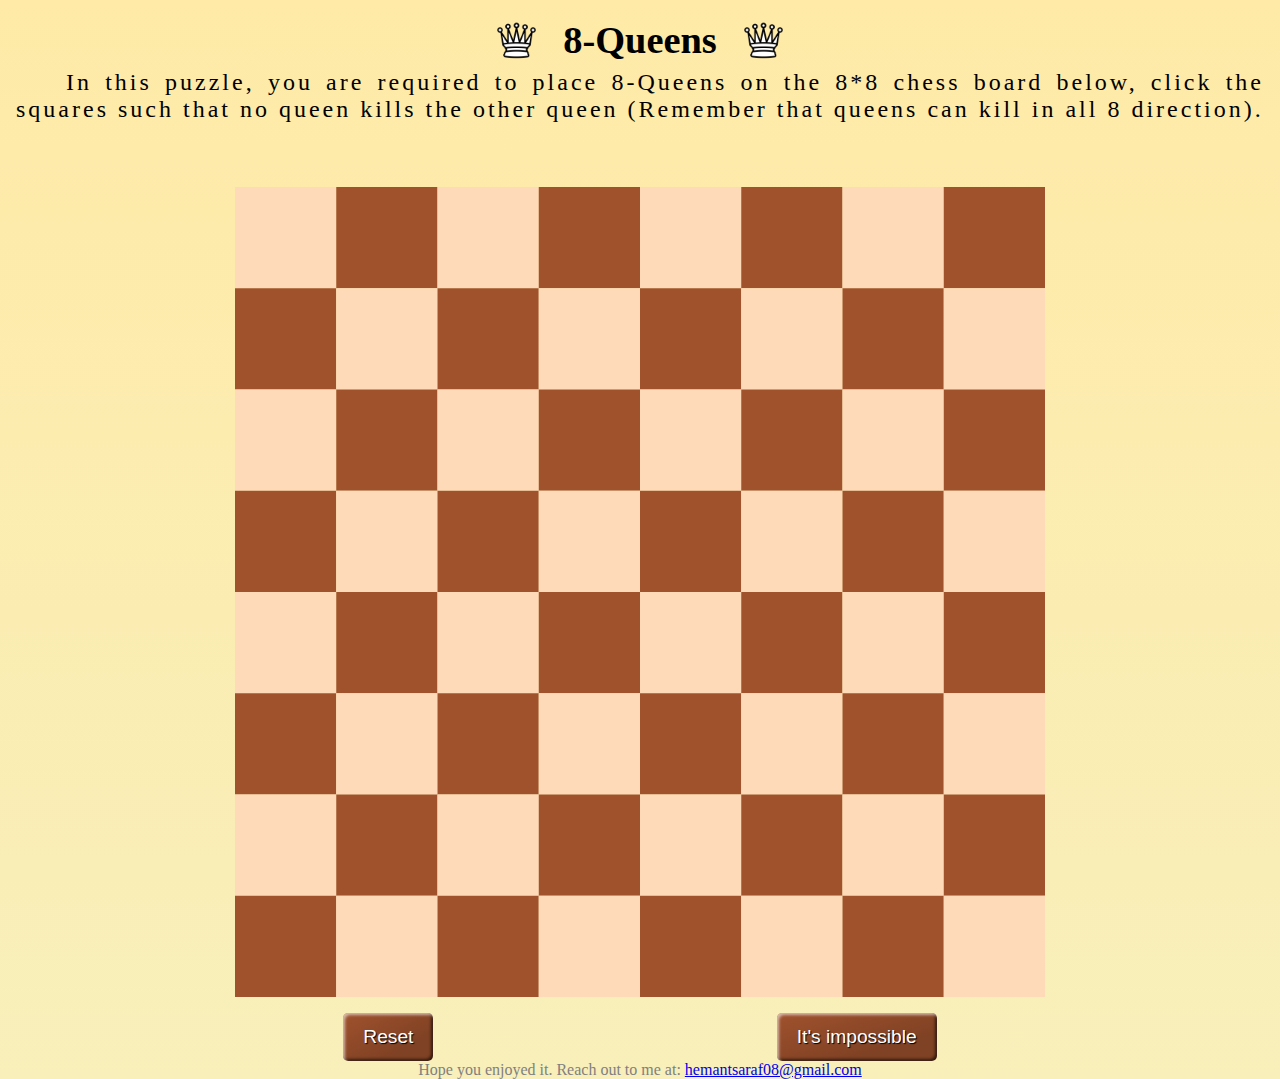
<file: index.html>
<html lang="en">
<head>
    <meta charset="UTF-8">
    <meta http-equiv="X-UA-Compatible" content="IE=edge">
    <meta name="viewport" content="width=device-width, initial-scale=1.0">
    <link rel="stylesheet" href="style.css">
    <title>N-Queen Puzzle</title>
</head>
<body>
    <div class="title">
        <img src="queen.png" alt="Queen image" height="45px"></img>
        <div class="puzzle-name">
            <h1>8-Queens</h1>
        </div>
        <img src="queen.png" alt="Queen image" height="45px">
    </div>
    <div class="description">
        <p>In this puzzle, you are required to place 8-Queens on the 8*8 chess board below, click the squares such that no queen kills the other queen (Remember that queens can kill in all 8 direction).</p>
    </div>
    <div class="hidden-container">
        <h3 class="hidden-container hiddentext"></h3>
    </div>
    <div class="chess-board">
        <svg width="100%" height="100%" viewBox="0 0 480 480">
            <defs>
                <pattern x="0" y="0" width="10" height="10" patternUnits="userSpaceOnUse" id="boxstikes" viewBox="0 0 10 10">
                    <path d="M 10,-5 L -10,15 M 15,0 L 0,15 M 0,-5 L -20,15" fill="none" style="stroke-width: 1;" stroke="#000000"></path>
                </pattern>
            </defs>
            <rect x="0" y="0" width="60" height="60" fill="#ffdab9"></rect>
            <image xlink:href="queen.png" class="queen-pic" preserveAspectRatio="none" alt="Chess queen" x="0" y="0" i="0" j='0' width="50" height="50" style="display:none" ></image>
            <rect x="0" y="0" width="60" height="60"  class="dynamic-box" fill="url('#boxstikes')" i='0' j='0' style="opacity:0"></rect>
            <rect x="60" y="0" width="60" height="60" fill="#a0522d"></rect>
            <image xlink:href="queen.png" class="queen-pic" alt="Chess queen"  preserveAspectRatio="none" x="60" y="0" width="50" height="50" style="display:none" ></image>
            <rect x="60" y="0" width="60" height="60"  class="dynamic-box" fill="url('#boxstikes')" i='0' j='1' style="opacity:0"></rect>
            <rect x="120" y="0" width="60" height="60" fill="#ffdab9"></rect>
            <image xlink:href="queen.png" class="queen-pic" alt="Chess queen" preserveAspectRatio="none"  x="120" y="0" width="50" height="50" style="display:none" ></image>
            <rect x="120" y="0" width="60" height="60" class="dynamic-box"  fill="url('#boxstikes')" i='0' j='2' style="opacity:0"></rect>
            <rect x="180" y="0" width="60" height="60" fill="#a0522d"></rect>
            <image xlink:href="queen.png" class="queen-pic" alt="Chess queen" preserveAspectRatio="none"  x="180" y="0"  width="50" height="50" style="display:none" ></image>
            <rect x="180" y="0" width="60" height="60"  class="dynamic-box" fill="url('#boxstikes')" i='0' j='3' style="opacity:0"></rect>
            <rect x="240" y="0" width="60" height="60" fill="#ffdab9"></rect>
            <image xlink:href="queen.png" class="queen-pic" alt="Chess queen" preserveAspectRatio="none"  x="240" y="0"  width="50" height="50" style="display:none" ></image>
            <rect x="240" y="0" width="60" height="60"  class="dynamic-box" fill="url('#boxstikes')" i='0' j='4' style="opacity:0"></rect>
            <rect x="300" y="0" width="60" height="60" fill="#a0522d"></rect>
            <image xlink:href="queen.png" class="queen-pic" alt="Chess queen" preserveAspectRatio="none"  x="300" y="0"  width="50" height="50" style="display:none" ></image>
            <rect x="300" y="0" width="60" height="60"  class="dynamic-box" fill="url('#boxstikes')" i='0' j='5' style="opacity:0"></rect>
            <rect x="360" y="0" width="60" height="60" fill="#ffdab9"></rect>
            <image xlink:href="queen.png" class="queen-pic" alt="Chess queen" preserveAspectRatio="none"  x="360" y="0"  width="50" height="50" style="display:none" ></image>
            <rect x="360" y="0" width="60" height="60"  class="dynamic-box" fill="url('#boxstikes')" i='0' j='6' style="opacity:0"></rect>
            <rect x="420" y="0" width="60" height="60" fill="#a0522d"></rect>
            <image xlink:href="queen.png" class="queen-pic" alt="Chess queen" preserveAspectRatio="none"  x="420" y="0"  width="50" height="50" style="display:none" ></image>
            <rect x="420" y="0" width="60" height="60"  class="dynamic-box" fill="url('#boxstikes')" i='0' j='7' style="opacity:0"></rect>
            
            <rect x="0" y="60" width="60" height="60" fill="#a0522d"></rect>
            <image xlink:href="queen.png" class="queen-pic" alt="Chess queen"  x="0" y="60" width="50" height="50" style="display:none" ></image>
            <rect x="0" y="60" width="60" height="60"  class="dynamic-box" fill="url('#boxstikes')" i='1' j='0' style="opacity:0"></rect>
            <rect x="60" y="60" width="60" height="60" fill="#ffdab9"></rect>
            <image xlink:href="queen.png" class="queen-pic" alt="Chess queen"  x="60" y="60" width="50" height="50" style="display:none" ></image>
            <rect x="60" y="60" width="60" height="60"  class="dynamic-box" fill="url('#boxstikes')" i='1' j='1' style="opacity:0"></rect>
            <rect x="120" y="60" width="60" height="60" fill="#a0522d"></rect>
            <image xlink:href="queen.png" class="queen-pic" alt="Chess queen"  x="120" y="60" width="50" height="50" style="display:none" ></image>
            <rect x="120" y="60" width="60" height="60"  class="dynamic-box" fill="url('#boxstikes')" i='1' j='2' style="opacity:0"></rect>
            <rect x="180" y="60" width="60" height="60" fill="#ffdab9"></rect>
            <image xlink:href="queen.png" class="queen-pic" alt="Chess queen"  x="180" y="60" width="50" height="50" style="display:none" ></image>
            <rect x="180" y="60" width="60" height="60" class="dynamic-box" fill="url('#boxstikes')" i='1' j='3' style="opacity:0"></rect>
            <rect x="240" y="60" width="60" height="60" fill="#a0522d"></rect>
            <image xlink:href="queen.png" class="queen-pic" alt="Chess queen"  x="240" y="60" width="50" height="50" style="display:none" ></image>
            <rect x="240" y="60" width="60" height="60"  class="dynamic-box" fill="url('#boxstikes')" i='1' j='4' style="opacity:0"></rect>
            <rect x="300" y="60" width="60" height="60" fill="#ffdab9"></rect>
            <image xlink:href="queen.png" class="queen-pic" alt="Chess queen"  x="300" y="60" width="50" height="50" style="display:none" ></image>
            <rect x="300" y="60" width="60" height="60"  class="dynamic-box" fill="url('#boxstikes')" i='1' j='5' style="opacity:0"></rect>
            <rect x="360" y="60" width="60" height="60" fill="#a0522d"></rect>
            <image xlink:href="queen.png" class="queen-pic" alt="Chess queen"  x="360" y="60" width="50" height="50" style="display:none" ></image>
            <rect x="360" y="60" width="60" height="60"  class="dynamic-box" fill="url('#boxstikes')" i='1' j='6' style="opacity:0"></rect>
            <rect x="420" y="60" width="60" height="60" fill="#ffdab9"></rect>
            <image xlink:href="queen.png" class="queen-pic" alt="Chess queen"  x="420" y="60" width="50" height="50" style="display:none" ></image>
            <rect x="420" y="60" width="60" height="60" class="dynamic-box" fill="url('#boxstikes')" i='1' j='7' style="opacity:0"></rect>

            <rect x="0" y="120" width="60" height="60" fill="#ffdab9"></rect>
            <image xlink:href="queen.png" class="queen-pic" alt="Chess queen" x="0" y="120" width="50" height="50" style="display:none"></image>
            <rect x="0" y="120" width="60" height="60" class="dynamic-box" fill="url('#boxstikes')" i='2' j='0' style="opacity:0"></rect>
            <rect x="60" y="120" width="60" height="60" fill="#a0522d"></rect>
            <image xlink:href="queen.png" class="queen-pic" alt="Chess queen" x="60" y="120" width="50" height="50" style="display:none"></image>
            <rect x="60" y="120" width="60" height="60" class="dynamic-box" fill="url('#boxstikes')" i='2' j='1' style="opacity:0"></rect>
            <rect x="120" y="120" width="60" height="60" fill="#ffdab9"></rect>
            <image xlink:href="queen.png" class="queen-pic" alt="Chess queen" x="120" y="120" width="50" height="50" style="display:none"></image>
            <rect x="120" y="120" width="60" height="60" class="dynamic-box" fill="url('#boxstikes')" i='2' j='2' style="opacity:0"></rect>
            <rect x="180" y="120" width="60" height="60" fill="#a0522d"></rect>
            <image xlink:href="queen.png" class="queen-pic" alt="Chess queen" x="180" y="120"  width="50" height="50" style="display:none"></image>
            <rect x="180" y="120" width="60" height="60" class="dynamic-box" fill="url('#boxstikes')" i='2' j='3' style="opacity:0"></rect>
            <rect x="240" y="120" width="60" height="60" fill="#ffdab9"></rect>
            <image xlink:href="queen.png" class="queen-pic" alt="Chess queen" x="240" y="120" width="50" height="50" style="display:none"></image>
            <rect x="240" y="120" width="60" height="60" class="dynamic-box" fill="url('#boxstikes')" i='2' j='4' style="opacity:0"></rect>
            <rect x="300" y="120" width="60" height="60" fill="#a0522d"></rect>
            <image xlink:href="queen.png" class="queen-pic" alt="Chess queen" x="300" y="120" width="50" height="50" style="display:none"></image>
            <rect x="300" y="120" width="60" height="60" class="dynamic-box" fill="url('#boxstikes')" i='2' j='5' style="opacity:0"></rect>
            <rect x="360" y="120" width="60" height="60" fill="#ffdab9"></rect>
            <image xlink:href="queen.png" class="queen-pic" alt="Chess queen" x="360" y="120" width="50" height="50" style="display:none"></image>
            <rect x="360" y="120" width="60" height="60" class="dynamic-box" fill="url('#boxstikes')" i='2' j='6' style="opacity:0"></rect>
            <rect x="420" y="120" width="60" height="60" fill="#a0522d"></rect>
            <image xlink:href="queen.png" class="queen-pic" alt="Chess queen" x="420" y="120"  width="50" height="50" style="display:none"></image>
            <rect x="420" y="120" width="60" height="60" class="dynamic-box" fill="url('#boxstikes')" i='2' j='7' style="opacity:0"></rect>         

            <rect x="0" y="180" width="60" height="60" fill="#a0522d"></rect>
            <image xlink:href="queen.png" class="queen-pic" alt="Chess queen" x="0" y="180" width="50" height="50" style="display:none"></image>
            <rect x="0" y="180" width="60" height="60" class="dynamic-box" fill="url('#boxstikes')" i='3' j='0' style="opacity:0"></rect>
            <rect x="60" y="180" width="60" height="60" fill="#ffdab9"></rect>
            <image xlink:href="queen.png" class="queen-pic" alt="Chess queen" x="60" y="180" width="50" height="50" style="display:none"></image>
            <rect x="60" y="180" width="60" height="60" class="dynamic-box" fill="url('#boxstikes')" i='3' j='1' style="opacity:0"></rect>
            <rect x="120" y="180" width="60" height="60" fill="#a0522d"></rect>
            <image xlink:href="queen.png" class="queen-pic" alt="Chess queen" x="120" y="180" width="50" height="50" style="display:none"></image>
            <rect x="120" y="180" width="60" height="60" class="dynamic-box" fill="url('#boxstikes')" i='3' j='2' style="opacity:0"></rect>
            <rect x="180" y="180" width="60" height="60" fill="#ffdab9"></rect>  
            <image xlink:href="queen.png" class="queen-pic" alt="Chess queen" x="180" y="180" width="50" height="50" style="display:none"></image> 
            <rect x="180" y="180" width="60" height="60" class="dynamic-box" fill="url('#boxstikes')" i='3' j='3' style="opacity:0"></rect>
            <rect x="240" y="180" width="60" height="60" fill="#a0522d"></rect>
            <image xlink:href="queen.png" class="queen-pic" alt="Chess queen" x="240" y="180" width="50" height="50" style="display:none"></image>
            <rect x="240" y="180" width="60" height="60" class="dynamic-box" fill="url('#boxstikes')" i='3' j='4' style="opacity:0"></rect>
            <rect x="300" y="180" width="60" height="60" fill="#ffdab9"></rect>
            <image xlink:href="queen.png" class="queen-pic" alt="Chess queen" x="300" y="180" width="50" height="50" style="display:none"></image>
            <rect x="300" y="180" width="60" height="60" class="dynamic-box" fill="url('#boxstikes')" i='3' j='5' style="opacity:0"></rect>
            <rect x="360" y="180" width="60" height="60" fill="#a0522d"></rect>
            <image xlink:href="queen.png" class="queen-pic" alt="Chess queen" x="360" y="180" width="50" height="50" style="display:none"></image>
            <rect x="360" y="180" width="60" height="60" class="dynamic-box" fill="url('#boxstikes')" i='3' j='6' style="opacity:0"></rect>
            <rect x="420" y="180" width="60" height="60" fill="#ffdab9"></rect>  
            <image xlink:href="queen.png" class="queen-pic" alt="Chess queen" x="420" y="180" width="50" height="50" style="display:none"></image> 
            <rect x="420" y="180" width="60" height="60" class="dynamic-box" fill="url('#boxstikes')" i='3' j='7' style="opacity:0"></rect>

            <rect x="0" y="240" width="60" height="60" fill="#ffdab9"></rect>
            <image xlink:href="queen.png" class="queen-pic" alt="Chess queen" x="0" y="240" width="50" height="50" style="display:none"></image>
            <rect x="0" y="240" width="60" height="60" class="dynamic-box" fill="url('#boxstikes')" i='4' j='0' style="opacity:0"></rect>
            <rect x="60" y="240" width="60" height="60" fill="#a0522d"></rect>
            <image xlink:href="queen.png" class="queen-pic" alt="Chess queen" x="60" y="240" width="50" height="50" style="display:none"></image>
            <rect x="60" y="240" width="60" height="60" class="dynamic-box" fill="url('#boxstikes')" i='4' j='1' style="opacity:0"></rect>
            <rect x="120" y="240" width="60" height="60" fill="#ffdab9"></rect>
            <image xlink:href="queen.png" class="queen-pic" alt="Chess queen" x="120" y="240" width="50" height="50" style="display:none"></image>
            <rect x="120" y="240" width="60" height="60" class="dynamic-box" fill="url('#boxstikes')" i='4' j='2' style="opacity:0"></rect>
            <rect x="180" y="240" width="60" height="60" fill="#a0522d"></rect>
            <image xlink:href="queen.png" class="queen-pic" alt="Chess queen" x="180" y="240"  width="50" height="50" style="display:none"></image>
            <rect x="180" y="240" width="60" height="60" class="dynamic-box" fill="url('#boxstikes')" i='4' j='3' style="opacity:0"></rect>
            <rect x="240" y="240" width="60" height="60" fill="#ffdab9"></rect>
            <image xlink:href="queen.png" class="queen-pic" alt="Chess queen" x="240" y="240" width="50" height="50" style="display:none"></image>
            <rect x="240" y="240" width="60" height="60" class="dynamic-box" fill="url('#boxstikes')" i='4' j='4' style="opacity:0"></rect>
            <rect x="300" y="240" width="60" height="60" fill="#a0522d"></rect>
            <image xlink:href="queen.png" class="queen-pic" alt="Chess queen" x="300" y="240" width="50" height="50" style="display:none"></image>
            <rect x="300" y="240" width="60" height="60" class="dynamic-box" fill="url('#boxstikes')" i='4' j='5' style="opacity:0"></rect>
            <rect x="360" y="240" width="60" height="60" fill="#ffdab9"></rect>
            <image xlink:href="queen.png" class="queen-pic" alt="Chess queen" x="360" y="240" width="50" height="50" style="display:none"></image>
            <rect x="360" y="240" width="60" height="60" class="dynamic-box" fill="url('#boxstikes')" i='4' j='6' style="opacity:0"></rect>
            <rect x="420" y="240" width="60" height="60" fill="#a0522d"></rect>
            <image xlink:href="queen.png" class="queen-pic" alt="Chess queen" x="420" y="240"  width="50" height="50" style="display:none"></image>
            <rect x="420" y="240" width="60" height="60" class="dynamic-box" fill="url('#boxstikes')" i='4' j='7' style="opacity:0"></rect>         

            <rect x="0" y="300" width="60" height="60" fill="#a0522d"></rect>
            <image xlink:href="queen.png" class="queen-pic" alt="Chess queen" x="0" y="300" width="50" height="50" style="display:none"></image>
            <rect x="0" y="300" width="60" height="60" class="dynamic-box" fill="url('#boxstikes')" i='5' j='0' style="opacity:0"></rect>
            <rect x="60" y="300" width="60" height="60" fill="#ffdab9"></rect>
            <image xlink:href="queen.png" class="queen-pic" alt="Chess queen" x="60" y="300" width="50" height="50" style="display:none"></image>
            <rect x="60" y="300" width="60" height="60" class="dynamic-box" fill="url('#boxstikes')" i='5' j='1' style="opacity:0"></rect>
            <rect x="120" y="300" width="60" height="60" fill="#a0522d"></rect>
            <image xlink:href="queen.png" class="queen-pic" alt="Chess queen" x="120" y="300" width="50" height="50" style="display:none"></image>
            <rect x="120" y="300" width="60" height="60" class="dynamic-box" fill="url('#boxstikes')" i='5' j='2' style="opacity:0"></rect>
            <rect x="180" y="300" width="60" height="60" fill="#ffdab9"></rect>  
            <image xlink:href="queen.png" class="queen-pic" alt="Chess queen" x="180" y="300" width="50" height="50" style="display:none"></image> 
            <rect x="180" y="300" width="60" height="60" class="dynamic-box" fill="url('#boxstikes')" i='5' j='3' style="opacity:0"></rect>
            <rect x="240" y="300" width="60" height="60" fill="#a0522d"></rect>
            <image xlink:href="queen.png" class="queen-pic" alt="Chess queen" x="240" y="300" width="50" height="50" style="display:none"></image>
            <rect x="240" y="300" width="60" height="60" class="dynamic-box" fill="url('#boxstikes')" i='5' j='4' style="opacity:0"></rect>
            <rect x="300" y="300" width="60" height="60" fill="#ffdab9"></rect>
            <image xlink:href="queen.png" class="queen-pic" alt="Chess queen" x="300" y="300" width="50" height="50" style="display:none"></image>
            <rect x="300" y="300" width="60" height="60" class="dynamic-box" fill="url('#boxstikes')" i='5' j='5' style="opacity:0"></rect>
            <rect x="360" y="300" width="60" height="60" fill="#a0522d"></rect>
            <image xlink:href="queen.png" class="queen-pic" alt="Chess queen" x="360" y="300" width="50" height="50" style="display:none"></image>
            <rect x="360" y="300" width="60" height="60" class="dynamic-box" fill="url('#boxstikes')" i='5' j='6' style="opacity:0"></rect>
            <rect x="420" y="300" width="60" height="60" fill="#ffdab9"></rect>  
            <image xlink:href="queen.png" class="queen-pic" alt="Chess queen" x="420" y="300" width="50" height="50" style="display:none"></image> 
            <rect x="420" y="300" width="60" height="60" class="dynamic-box" fill="url('#boxstikes')" i='5' j='7' style="opacity:0"></rect>

            <rect x="0" y="360" width="60" height="60" fill="#ffdab9"></rect>
            <image xlink:href="queen.png" class="queen-pic" alt="Chess queen" x="0" y="360" width="50" height="50" style="display:none"></image>
            <rect x="0" y="360" width="60" height="60" class="dynamic-box" fill="url('#boxstikes')" i='6' j='0' style="opacity:0"></rect>
            <rect x="60" y="360" width="60" height="60" fill="#a0522d"></rect>
            <image xlink:href="queen.png" class="queen-pic" alt="Chess queen" x="60" y="360" width="50" height="50" style="display:none"></image>
            <rect x="60" y="360" width="60" height="60" class="dynamic-box" fill="url('#boxstikes')" i='6' j='1' style="opacity:0"></rect>
            <rect x="120" y="360" width="60" height="60" fill="#ffdab9"></rect>
            <image xlink:href="queen.png" class="queen-pic" alt="Chess queen" x="120" y="360" width="50" height="50" style="display:none"></image>
            <rect x="120" y="360" width="60" height="60" class="dynamic-box" fill="url('#boxstikes')" i='6' j='2' style="opacity:0"></rect>
            <rect x="180" y="360" width="60" height="60" fill="#a0522d"></rect>
            <image xlink:href="queen.png" class="queen-pic" alt="Chess queen" x="180" y="360"  width="50" height="50" style="display:none"></image>
            <rect x="180" y="360" width="60" height="60" class="dynamic-box" fill="url('#boxstikes')" i='6' j='3' style="opacity:0"></rect>
            <rect x="240" y="360" width="60" height="60" fill="#ffdab9"></rect>
            <image xlink:href="queen.png" class="queen-pic" alt="Chess queen" x="240" y="360" width="50" height="50" style="display:none"></image>
            <rect x="240" y="360" width="60" height="60" class="dynamic-box" fill="url('#boxstikes')" i='6' j='4' style="opacity:0"></rect>
            <rect x="300" y="360" width="60" height="60" fill="#a0522d"></rect>
            <image xlink:href="queen.png" class="queen-pic" alt="Chess queen" x="300" y="360" width="50" height="50" style="display:none"></image>
            <rect x="300" y="360" width="60" height="60" class="dynamic-box" fill="url('#boxstikes')" i='6' j='5' style="opacity:0"></rect>
            <rect x="360" y="360" width="60" height="60" fill="#ffdab9"></rect>
            <image xlink:href="queen.png" class="queen-pic" alt="Chess queen" x="360" y="360" width="50" height="50" style="display:none"></image>
            <rect x="360" y="360" width="60" height="60" class="dynamic-box" fill="url('#boxstikes')" i='6' j='6' style="opacity:0"></rect>
            <rect x="420" y="360" width="60" height="60" fill="#a0522d"></rect>
            <image xlink:href="queen.png" class="queen-pic" alt="Chess queen" x="420" y="360"  width="50" height="50" style="display:none"></image>
            <rect x="420" y="360" width="60" height="60" class="dynamic-box" fill="url('#boxstikes')" i='6' j='7' style="opacity:0"></rect>         

            <rect x="0" y="420" width="60" height="60" fill="#a0522d"></rect>
            <image xlink:href="queen.png" class="queen-pic" alt="Chess queen" x="0" y="420" width="50" height="50" style="display:none"></image>
            <rect x="0" y="420" width="60" height="60" class="dynamic-box" fill="url('#boxstikes')" i='7' j='0' style="opacity:0"></rect>
            <rect x="60" y="420" width="60" height="60" fill="#ffdab9"></rect>
            <image xlink:href="queen.png" class="queen-pic" alt="Chess queen" x="60" y="420" width="50" height="50" style="display:none"></image>
            <rect x="60" y="420" width="60" height="60" class="dynamic-box" fill="url('#boxstikes')" i='7' j='1' style="opacity:0"></rect>
            <rect x="120" y="420" width="60" height="60" fill="#a0522d"></rect>
            <image xlink:href="queen.png" class="queen-pic" alt="Chess queen" x="120" y="420" width="50" height="50" style="display:none"></image>
            <rect x="120" y="420" width="60" height="60" class="dynamic-box" fill="url('#boxstikes')" i='7' j='2' style="opacity:0"></rect>
            <rect x="180" y="420" width="60" height="60" fill="#ffdab9"></rect>  
            <image xlink:href="queen.png" class="queen-pic" alt="Chess queen" x="180" y="420" width="50" height="50" style="display:none"></image> 
            <rect x="180" y="420" width="60" height="60" class="dynamic-box" fill="url('#boxstikes')" i='7' j='3' style="opacity:0"></rect>
            <rect x="240" y="420" width="60" height="60" fill="#a0522d"></rect>
            <image xlink:href="queen.png" class="queen-pic" alt="Chess queen" x="240" y="420" width="50" height="50" style="display:none"></image>
            <rect x="240" y="420" width="60" height="60" class="dynamic-box" fill="url('#boxstikes')" i='7' j='4' style="opacity:0"></rect>
            <rect x="300" y="420" width="60" height="60" fill="#ffdab9"></rect>
            <image xlink:href="queen.png" class="queen-pic" alt="Chess queen" x="300" y="420" width="50" height="50" style="display:none"></image>
            <rect x="300" y="420" width="60" height="60" class="dynamic-box" fill="url('#boxstikes')" i='7' j='5' style="opacity:0"></rect>
            <rect x="360" y="420" width="60" height="60" fill="#a0522d"></rect>
            <image xlink:href="queen.png" class="queen-pic" alt="Chess queen" x="360" y="420" width="50" height="50" style="display:none"></image>
            <rect x="360" y="420" width="60" height="60" class="dynamic-box" fill="url('#boxstikes')" i='7' j='6' style="opacity:0"></rect>
            <rect x="420" y="420" width="60" height="60" fill="#ffdab9"></rect>  
            <image xlink:href="queen.png" class="queen-pic" alt="Chess queen" x="420" y="420" width="50" height="50" style="display:none"></image> 
            <rect x="420" y="420" width="60" height="60" class="dynamic-box" fill="url('#boxstikes')" i='7' j='7' style="opacity:0"></rect>

        </svg>
        <div class="solved-message" style="display:none">
            BRAVO! You have solved it!
        </div>
    </div>
    <div class="buttons">
        <div class="reset">
            <input class="reset button" type="button" value="Reset">
        </div>
        <div class="impossible">
            <input class="impossible button" type="button" value="It's impossible">
        </div>
    </div>
    <div class="feedback">
        Hope you enjoyed it. Reach out to me at: <a href="mailto:hemantsaraf08@gmail.com">hemantsaraf08@gmail.com</a>
    </div>   
    <script src="script.js"></script>
</body>
</html>
</file>
<file: style.css>
*{
    box-sizing: border-box;
}
body{
    margin: 0;
    background-image:linear-gradient(#ffeaa7, #F8EFBA)
    /* background-image: linear-gradient(direction, color-stop1, color-stop2, ...); */
}
.title{
    display: flex;
    height: 70px;
    justify-content: center;
    align-items: center;
    margin-top: 5px;
    margin-bottom: 0;
}
.puzzle-name{
    padding-left: 1.5rem;
    padding-right: 1.5rem;
    font-size:larger;
    color: black;
}
.description{
    margin-top: -30px;
    margin-left: 1rem;
    margin-right: 1rem;
    text-indent: 50px;
    text-align: justify;
    letter-spacing: 3px;
    font-size: 1.5rem;
}
.hidden-container{
    height: 45px;
    margin-top: -5px;
    position: relative;
    display: flex;
    align-content: center;
    justify-content: center;
}
.hiddentext{
    text-align: center;
    font-size: 1.8rem;
}
.chess-board{
    margin: 0 auto;
    height: 90vh;
    padding-left: 1rem;
    padding-right: 1rem;
    position: relative;
}

.solved-message{
    height: 100%;
    width: 100%;
    position: absolute;
    top:0%;
    display: flex;
    align-items: center;
    justify-content: center;
    text-align: center;
    /* background-color: lightgray; */
    font-size: 4rem;
}
.buttons{
    margin-top: 1rem;
    display: flex;
    justify-content:space-evenly;
}

.button{
    border: 0;
    line-height: 2.5;
    padding: 0 20px;
    font-size: 1.2rem;
    text-align: center;
    color: #fff;
    text-shadow: 1px 1px 1px #000;
    border-radius: 5px;
    background-color:#a0522d;
    background-image: linear-gradient(to top left,
                                      rgba(0, 0, 0, .2),
                                      rgba(0, 0, 0, .2) 30%,
                                      rgba(0, 0, 0, 0));
    box-shadow: inset 2px 2px 3px rgba(255, 255, 255, .6),
                inset -2px -2px 3px rgba(0, 0, 0, .6);
}

.button:hover {
    background-color: rgb(245, 8, 8);
}

.button:active {
    box-shadow: inset -2px -2px 3px rgba(255, 255, 255, .6),
                inset 2px 2px 3px rgba(0, 0, 0, .6);
}
.feedback{
    text-align: center;
    color: gray;
}
</file>
